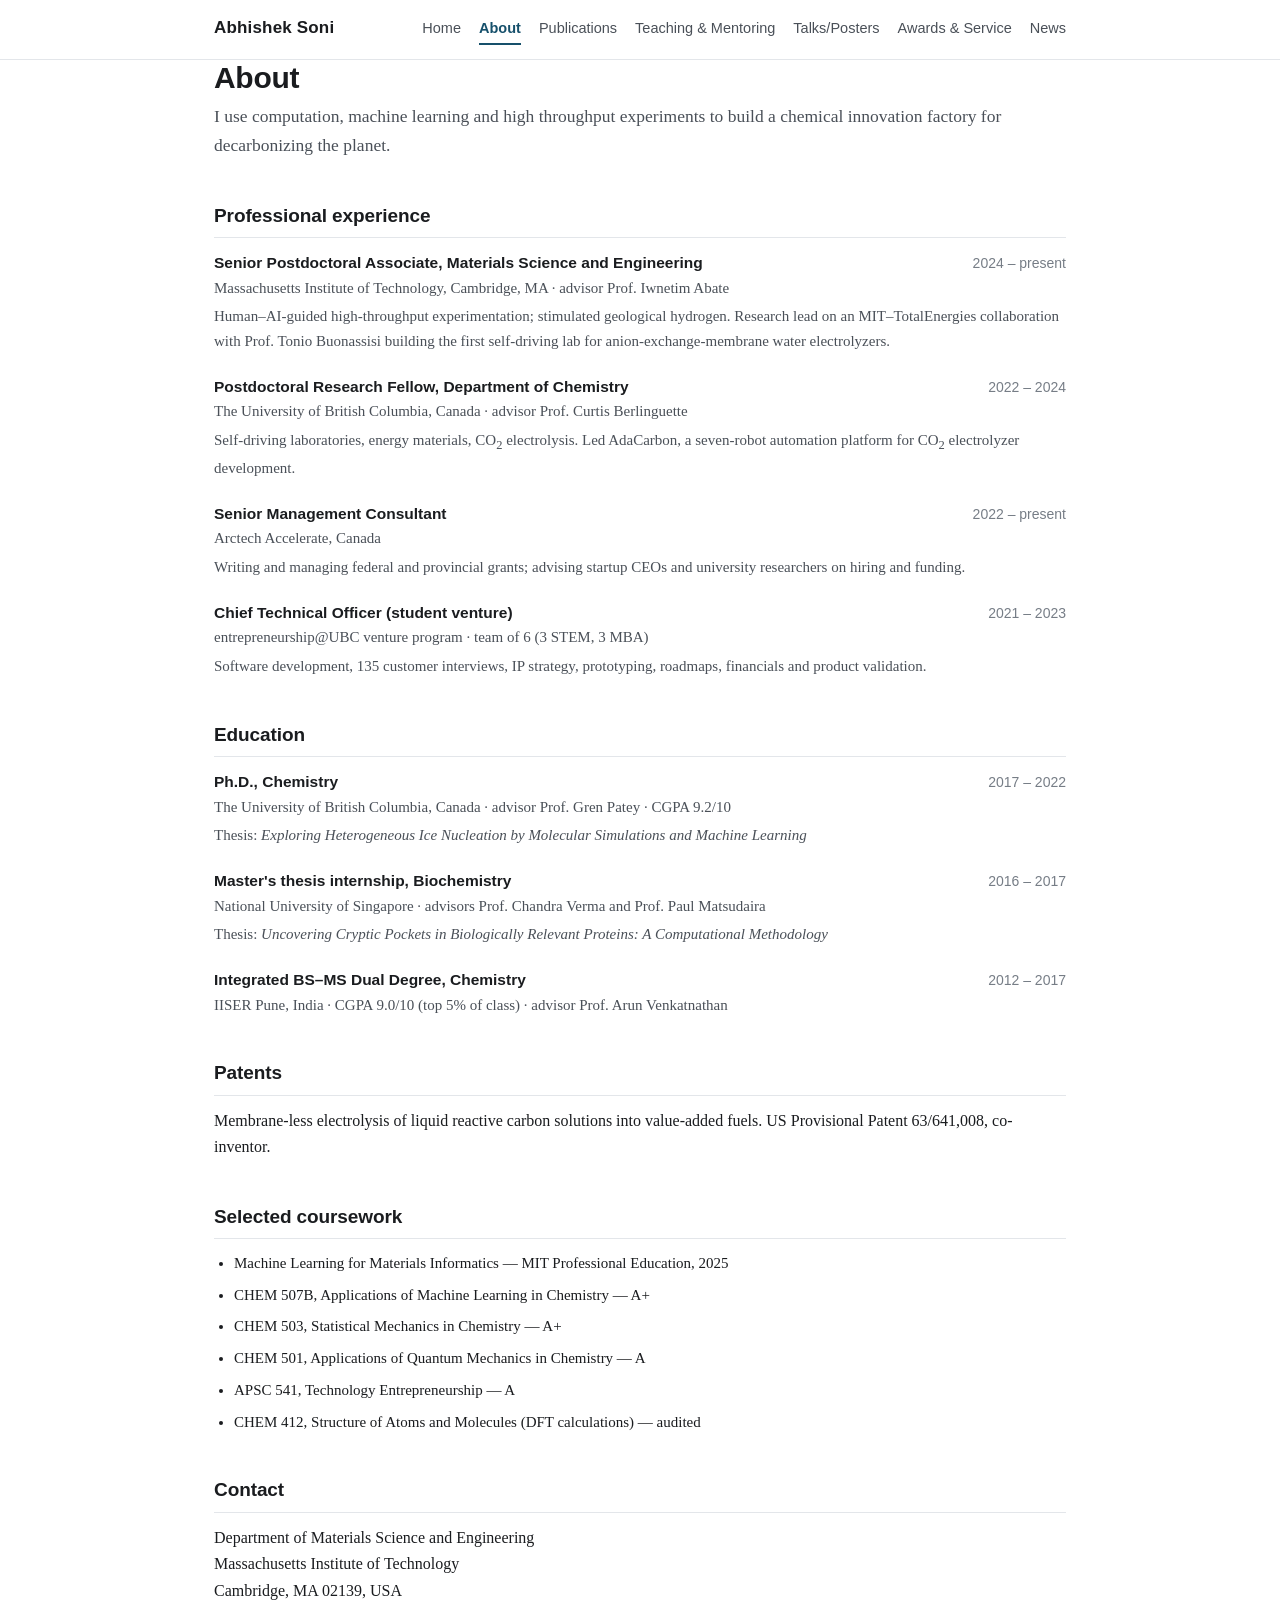
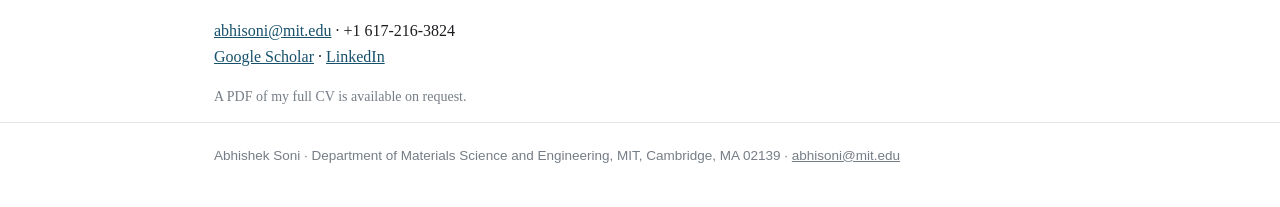
<file: about.html>
<!DOCTYPE html>
<html lang="en">
<head>
<meta charset="utf-8">
<meta name="viewport" content="width=device-width, initial-scale=1">
<title>About · Abhishek Soni</title>
<link rel="stylesheet" href="style.css">
</head>
<body>

<header class="site">
  <div class="bar">
    <a class="brand" href="index.html">Abhishek Soni</a>
    <nav class="main">
      <a href="index.html">Home</a>
      <a href="about.html" aria-current="page">About</a>
      <a href="publications.html">Publications</a>
      <a href="teaching.html">Teaching &amp; Mentoring</a>
      <a href="talks.html">Talks/Posters</a>
      <a href="awards.html">Awards &amp; Service</a>
      <a href="news.html">News</a>
    </nav>
  </div>
</header>

<main class="wrap">

  <h1>About</h1>
  <p class="lede">I use computation, machine learning and high throughput experiments to build a chemical innovation factory for decarbonizing the planet.</p>

  <h2>Professional experience</h2>

  <div class="entry">
    <div class="role"><span>Senior Postdoctoral Associate, Materials Science and Engineering</span><span class="when">2024 – present</span></div>
    <div class="where">Massachusetts Institute of Technology, Cambridge, MA · advisor Prof. Iwnetim Abate</div>
    <p class="detail">Human–AI-guided high-throughput experimentation; stimulated geological hydrogen. Research lead on an MIT–TotalEnergies collaboration with Prof. Tonio Buonassisi building the first self-driving lab for anion-exchange-membrane water electrolyzers.</p>
  </div>

  <div class="entry">
    <div class="role"><span>Postdoctoral Research Fellow, Department of Chemistry</span><span class="when">2022 – 2024</span></div>
    <div class="where">The University of British Columbia, Canada · advisor Prof. Curtis Berlinguette</div>
    <p class="detail">Self-driving laboratories, energy materials, CO<sub>2</sub> electrolysis. Led AdaCarbon, a seven-robot automation platform for CO<sub>2</sub> electrolyzer development.</p>
  </div>

  <div class="entry">
    <div class="role"><span>Senior Management Consultant</span><span class="when">2022 – present</span></div>
    <div class="where">Arctech Accelerate, Canada</div>
    <p class="detail">Writing and managing federal and provincial grants; advising startup CEOs and university researchers on hiring and funding.</p>
  </div>

  <div class="entry">
    <div class="role"><span>Chief Technical Officer (student venture)</span><span class="when">2021 – 2023</span></div>
    <div class="where">entrepreneurship@UBC venture program · team of 6 (3 STEM, 3 MBA)</div>
    <p class="detail">Software development, 135 customer interviews, IP strategy, prototyping, roadmaps, financials and product validation.</p>
  </div>

  <h2>Education</h2>

  <div class="entry">
    <div class="role"><span>Ph.D., Chemistry</span><span class="when">2017 – 2022</span></div>
    <div class="where">The University of British Columbia, Canada · advisor Prof. Gren Patey · CGPA 9.2/10</div>
    <p class="detail">Thesis: <em>Exploring Heterogeneous Ice Nucleation by Molecular Simulations and Machine Learning</em></p>
  </div>

  <div class="entry">
    <div class="role"><span>Master's thesis internship, Biochemistry</span><span class="when">2016 – 2017</span></div>
    <div class="where">National University of Singapore · advisors Prof. Chandra Verma and Prof. Paul Matsudaira</div>
    <p class="detail">Thesis: <em>Uncovering Cryptic Pockets in Biologically Relevant Proteins: A Computational Methodology</em></p>
  </div>

  <div class="entry">
    <div class="role"><span>Integrated BS–MS Dual Degree, Chemistry</span><span class="when">2012 – 2017</span></div>
    <div class="where">IISER Pune, India · CGPA 9.0/10 (top 5% of class) · advisor Prof. Arun Venkatnathan</div>
  </div>

  <h2>Patents</h2>
  <p>Membrane-less electrolysis of liquid reactive carbon solutions into value-added fuels. US Provisional Patent 63/641,008, co-inventor.</p>

  <h2>Selected coursework</h2>
  <ul class="plain">
    <li>Machine Learning for Materials Informatics — MIT Professional Education, 2025</li>
    <li>CHEM 507B, Applications of Machine Learning in Chemistry — A+</li>
    <li>CHEM 503, Statistical Mechanics in Chemistry — A+</li>
    <li>CHEM 501, Applications of Quantum Mechanics in Chemistry — A</li>
    <li>APSC 541, Technology Entrepreneurship — A</li>
    <li>CHEM 412, Structure of Atoms and Molecules (DFT calculations) — audited</li>
  </ul>

  <h2>Contact</h2>
  <p>
    Department of Materials Science and Engineering<br>
    Massachusetts Institute of Technology<br>
    Cambridge, MA 02139, USA
  </p>
  <p>
    <a href="mailto:abhisoni@mit.edu">abhisoni@mit.edu</a> · +1 617-216-3824<br>
    <a href="https://scholar.google.com/citations?user=KYDIUlgAAAAJ&amp;hl=en" target="_blank" rel="noopener">Google Scholar</a> ·
    <!-- Paste your LinkedIn URL below -->
    <a href="https://www.linkedin.com/in/" target="_blank" rel="noopener">LinkedIn</a>
  </p>
  <p class="small">A PDF of my full CV is available on request.</p>
  <!-- To link the CV instead: copy Soni_CV.pdf into this folder and replace the line above with
       <p class="small"><a href="Soni_CV.pdf">Download my CV (PDF)</a></p> -->


</main>

<footer class="site">
  <div class="wrap">
    Abhishek Soni · Department of Materials Science and Engineering, MIT, Cambridge, MA 02139 · <a href="mailto:abhisoni@mit.edu">abhisoni@mit.edu</a>
  </div>
</footer>

</body>
</html>
</file>
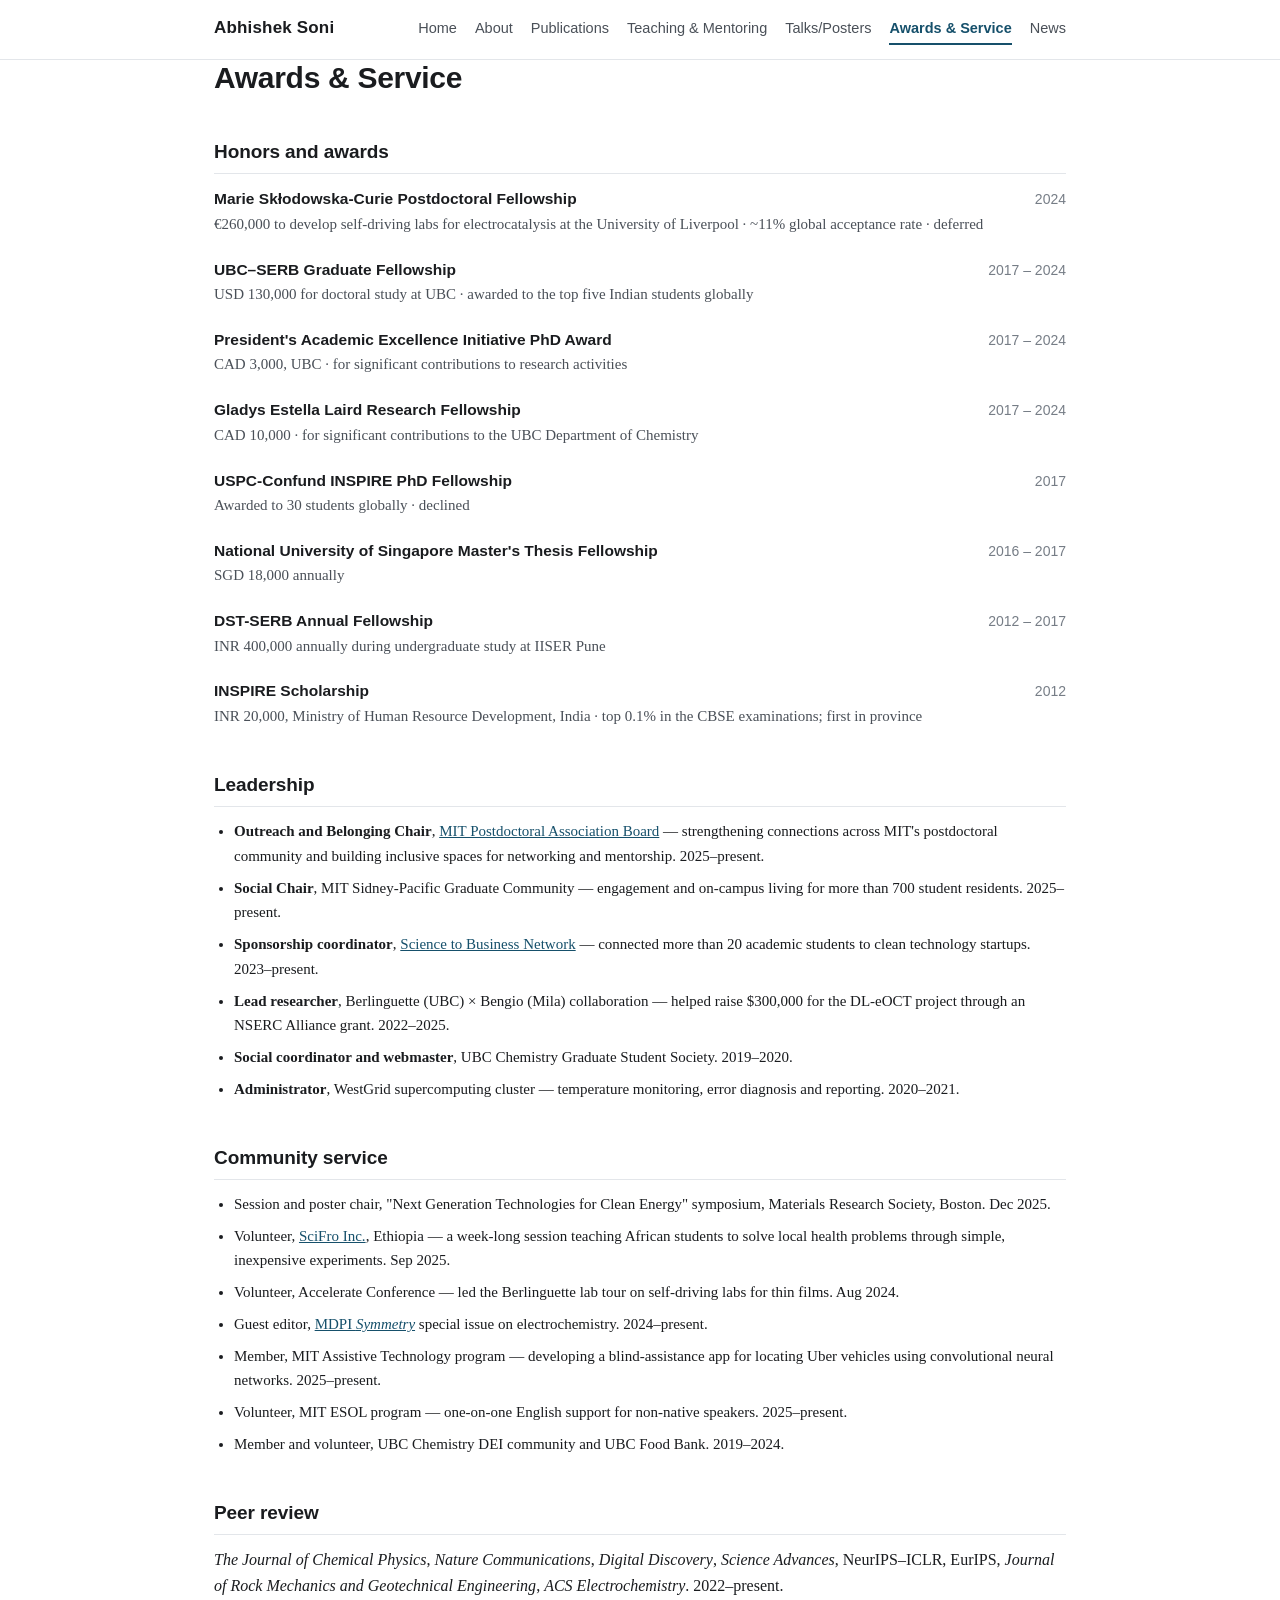
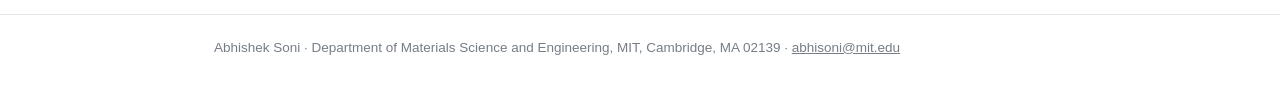
<file: awards.html>
<!DOCTYPE html>
<html lang="en">
<head>
<meta charset="utf-8">
<meta name="viewport" content="width=device-width, initial-scale=1">
<title>Awards &amp; Service · Abhishek Soni</title>
<link rel="stylesheet" href="style.css">
</head>
<body>

<header class="site">
  <div class="bar">
    <a class="brand" href="index.html">Abhishek Soni</a>
    <nav class="main">
      <a href="index.html">Home</a>
      <a href="about.html">About</a>
      <a href="publications.html">Publications</a>
      <a href="teaching.html">Teaching &amp; Mentoring</a>
      <a href="talks.html">Talks/Posters</a>
      <a href="awards.html" aria-current="page">Awards &amp; Service</a>
      <a href="news.html">News</a>
    </nav>
  </div>
</header>

<main class="wrap">

  <h1>Awards &amp; Service</h1>

  <h2>Honors and awards</h2>

  <div class="entry">
    <div class="role"><span>Marie Skłodowska-Curie Postdoctoral Fellowship</span><span class="when">2024</span></div>
    <div class="where">€260,000 to develop self-driving labs for electrocatalysis at the University of Liverpool · ~11% global acceptance rate · deferred</div>
  </div>

  <div class="entry">
    <div class="role"><span>UBC–SERB Graduate Fellowship</span><span class="when">2017 – 2024</span></div>
    <div class="where">USD 130,000 for doctoral study at UBC · awarded to the top five Indian students globally</div>
  </div>

  <div class="entry">
    <div class="role"><span>President's Academic Excellence Initiative PhD Award</span><span class="when">2017 – 2024</span></div>
    <div class="where">CAD 3,000, UBC · for significant contributions to research activities</div>
  </div>

  <div class="entry">
    <div class="role"><span>Gladys Estella Laird Research Fellowship</span><span class="when">2017 – 2024</span></div>
    <div class="where">CAD 10,000 · for significant contributions to the UBC Department of Chemistry</div>
  </div>

  <div class="entry">
    <div class="role"><span>USPC-Confund INSPIRE PhD Fellowship</span><span class="when">2017</span></div>
    <div class="where">Awarded to 30 students globally · declined</div>
  </div>

  <div class="entry">
    <div class="role"><span>National University of Singapore Master's Thesis Fellowship</span><span class="when">2016 – 2017</span></div>
    <div class="where">SGD 18,000 annually</div>
  </div>

  <div class="entry">
    <div class="role"><span>DST-SERB Annual Fellowship</span><span class="when">2012 – 2017</span></div>
    <div class="where">INR 400,000 annually during undergraduate study at IISER Pune</div>
  </div>

  <div class="entry">
    <div class="role"><span>INSPIRE Scholarship</span><span class="when">2012</span></div>
    <div class="where">INR 20,000, Ministry of Human Resource Development, India · top 0.1% in the CBSE examinations; first in province</div>
  </div>

  <h2>Leadership</h2>
  <ul class="plain">
    <li><strong>Outreach and Belonging Chair</strong>, <a href="https://pda.mit.edu/executive-board-2025-2026/" target="_blank" rel="noopener">MIT Postdoctoral Association Board</a> — strengthening connections across MIT's postdoctoral community and building inclusive spaces for networking and mentorship. 2025–present.</li>
    <li><strong>Social Chair</strong>, MIT Sidney-Pacific Graduate Community — engagement and on-campus living for more than 700 student residents. 2025–present.</li>
    <li><strong>Sponsorship coordinator</strong>, <a href="https://www.s2bn.org/vancouver-victoria-chapter" target="_blank" rel="noopener">Science to Business Network</a> — connected more than 20 academic students to clean technology startups. 2023–present.</li>
    <li><strong>Lead researcher</strong>, Berlinguette (UBC) × Bengio (Mila) collaboration — helped raise $300,000 for the DL-eOCT project through an NSERC Alliance grant. 2022–2025.</li>
    <li><strong>Social coordinator and webmaster</strong>, UBC Chemistry Graduate Student Society. 2019–2020.</li>
    <li><strong>Administrator</strong>, WestGrid supercomputing cluster — temperature monitoring, error diagnosis and reporting. 2020–2021.</li>
  </ul>

  <h2>Community service</h2>
  <ul class="plain">
    <li>Session and poster chair, "Next Generation Technologies for Clean Energy" symposium, Materials Research Society, Boston. Dec 2025.</li>
    <li>Volunteer, <a href="http://www.scifro.org/" target="_blank" rel="noopener">SciFro Inc.</a>, Ethiopia — a week-long session teaching African students to solve local health problems through simple, inexpensive experiments. Sep 2025.</li>
    <li>Volunteer, Accelerate Conference — led the Berlinguette lab tour on self-driving labs for thin films. Aug 2024.</li>
    <li>Guest editor, <a href="https://www.mdpi.com/journal/symmetry/special_issues/12B9D533QD" target="_blank" rel="noopener">MDPI <em>Symmetry</em></a> special issue on electrochemistry. 2024–present.</li>
    <li>Member, MIT Assistive Technology program — developing a blind-assistance app for locating Uber vehicles using convolutional neural networks. 2025–present.</li>
    <li>Volunteer, MIT ESOL program — one-on-one English support for non-native speakers. 2025–present.</li>
    <li>Member and volunteer, UBC Chemistry DEI community and UBC Food Bank. 2019–2024.</li>
  </ul>

  <h2>Peer review</h2>
  <p><em>The Journal of Chemical Physics</em>, <em>Nature Communications</em>, <em>Digital Discovery</em>, <em>Science Advances</em>, NeurIPS–ICLR, EurIPS, <em>Journal of Rock Mechanics and Geotechnical Engineering</em>, <em>ACS Electrochemistry</em>. 2022–present.</p>

</main>

<footer class="site">
  <div class="wrap">
    Abhishek Soni · Department of Materials Science and Engineering, MIT, Cambridge, MA 02139 · <a href="mailto:abhisoni@mit.edu">abhisoni@mit.edu</a>
  </div>
</footer>

</body>
</html>
</file>
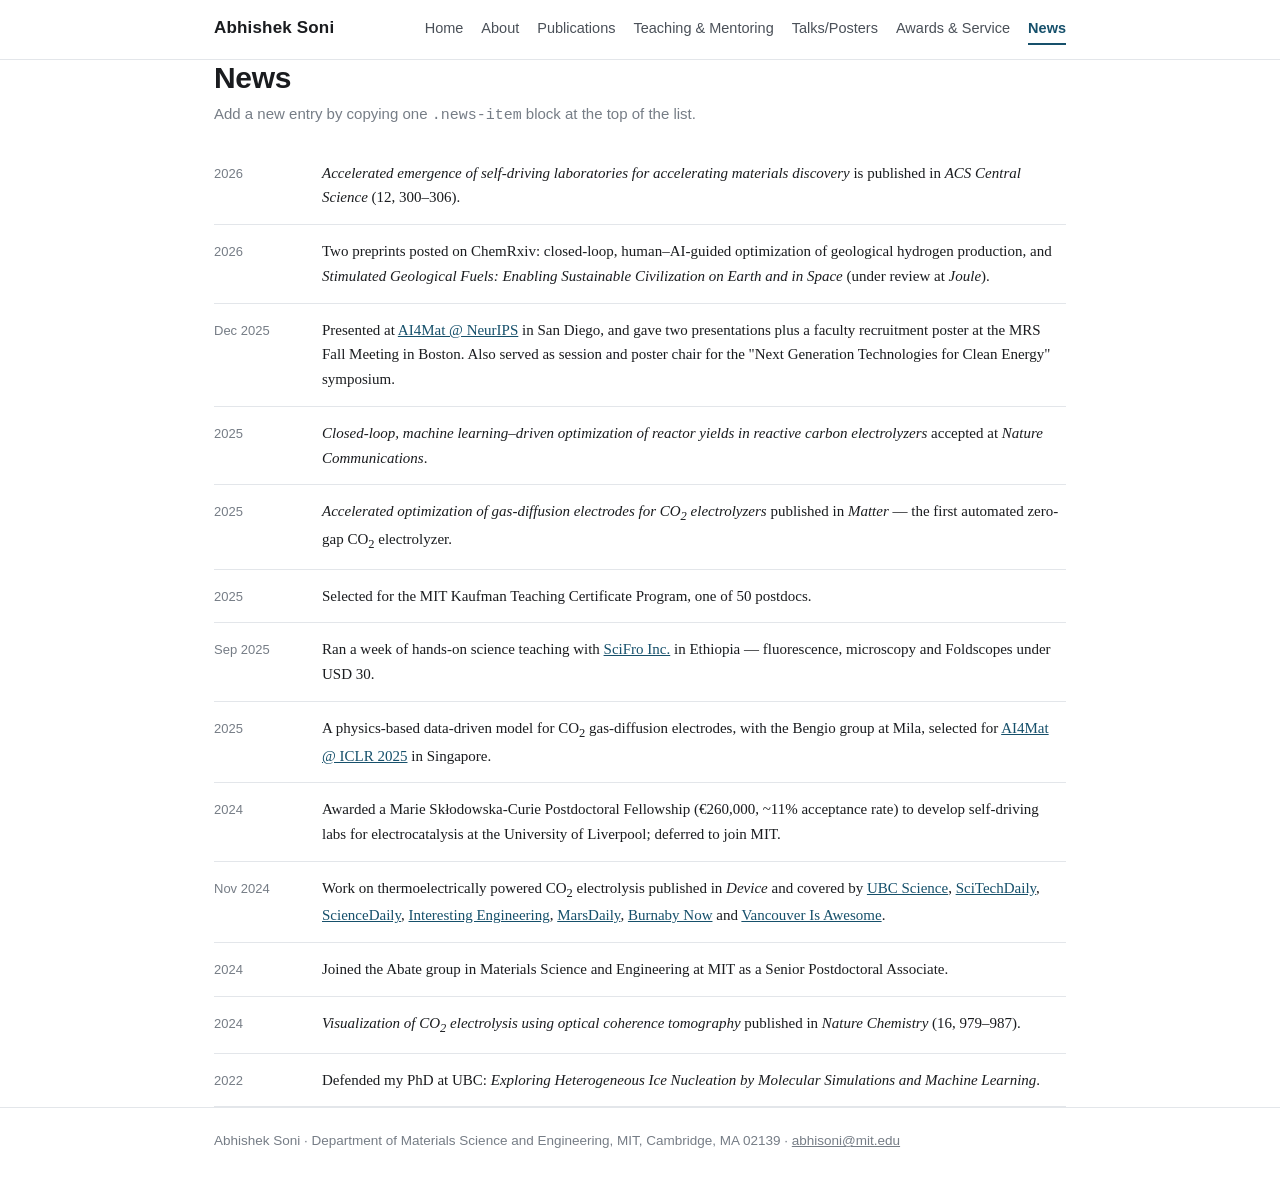
<file: news.html>
<!DOCTYPE html>
<html lang="en">
<head>
<meta charset="utf-8">
<meta name="viewport" content="width=device-width, initial-scale=1">
<title>News · Abhishek Soni</title>
<link rel="stylesheet" href="style.css">
</head>
<body>

<header class="site">
  <div class="bar">
    <a class="brand" href="index.html">Abhishek Soni</a>
    <nav class="main">
      <a href="index.html">Home</a>
      <a href="about.html">About</a>
      <a href="publications.html">Publications</a>
      <a href="teaching.html">Teaching &amp; Mentoring</a>
      <a href="talks.html">Talks/Posters</a>
      <a href="awards.html">Awards &amp; Service</a>
      <a href="news.html" aria-current="page">News</a>
    </nav>
  </div>
</header>

<main class="wrap">

  <h1>News</h1>
  <p class="sub">Add a new entry by copying one <code>.news-item</code> block at the top of the list.</p>

  <div class="news-item">
    <div class="date">2026</div>
    <p><em>Accelerated emergence of self-driving laboratories for accelerating materials discovery</em> is published in <em>ACS Central Science</em> (12, 300–306).</p>
  </div>

  <div class="news-item">
    <div class="date">2026</div>
    <p>Two preprints posted on ChemRxiv: closed-loop, human–AI-guided optimization of geological hydrogen production, and <em>Stimulated Geological Fuels: Enabling Sustainable Civilization on Earth and in Space</em> (under review at <em>Joule</em>).</p>
  </div>

  <div class="news-item">
    <div class="date">Dec 2025</div>
    <p>Presented at <a href="https://openreview.net/forum?id=InZczCC8X1" target="_blank" rel="noopener">AI4Mat @ NeurIPS</a> in San Diego, and gave two presentations plus a faculty recruitment poster at the MRS Fall Meeting in Boston. Also served as session and poster chair for the "Next Generation Technologies for Clean Energy" symposium.</p>
  </div>

  <div class="news-item">
    <div class="date">2025</div>
    <p><em>Closed-loop, machine learning–driven optimization of reactor yields in reactive carbon electrolyzers</em> accepted at <em>Nature Communications</em>.</p>
  </div>

  <div class="news-item">
    <div class="date">2025</div>
    <p><em>Accelerated optimization of gas-diffusion electrodes for CO<sub>2</sub> electrolyzers</em> published in <em>Matter</em> — the first automated zero-gap CO<sub>2</sub> electrolyzer.</p>
  </div>

  <div class="news-item">
    <div class="date">2025</div>
    <p>Selected for the MIT Kaufman Teaching Certificate Program, one of 50 postdocs.</p>
  </div>

  <div class="news-item">
    <div class="date">Sep 2025</div>
    <p>Ran a week of hands-on science teaching with <a href="http://www.scifro.org/" target="_blank" rel="noopener">SciFro Inc.</a> in Ethiopia — fluorescence, microscopy and Foldscopes under USD 30.</p>
  </div>

  <div class="news-item">
    <div class="date">2025</div>
    <p>A physics-based data-driven model for CO<sub>2</sub> gas-diffusion electrodes, with the Bengio group at Mila, selected for <a href="https://arxiv.org/html/2502.06323v1" target="_blank" rel="noopener">AI4Mat @ ICLR 2025</a> in Singapore.</p>
  </div>

  <div class="news-item">
    <div class="date">2024</div>
    <p>Awarded a Marie Skłodowska-Curie Postdoctoral Fellowship (€260,000, ~11% acceptance rate) to develop self-driving labs for electrocatalysis at the University of Liverpool; deferred to join MIT.</p>
  </div>

  <div class="news-item">
    <div class="date">Nov 2024</div>
    <p>Work on thermoelectrically powered CO<sub>2</sub> electrolysis published in <em>Device</em> and covered by
      <a href="https://science.ubc.ca/news/november-11-2024/shelf-thermoelectric-generators-can-upgrade-co2-chemicals-combination-could" target="_blank" rel="noopener">UBC Science</a>,
      <a href="https://scitechdaily.com/colonizing-mars-the-simple-device-that-could-turn-co2-into-vital-fuel/" target="_blank" rel="noopener">SciTechDaily</a>,
      <a href="https://www.sciencedaily.com/releases/2024/11/241107115225.htm" target="_blank" rel="noopener">ScienceDaily</a>,
      <a href="https://interestingengineering.com/innovation/thermoelectric-generators-may-power-co2-conversion" target="_blank" rel="noopener">Interesting Engineering</a>,
      <a href="https://www.marsdaily.com/reports/Off_the_shelf_thermoelectric_generators_could_enable_CO2_conversion_for_Mars_colonization_999.html" target="_blank" rel="noopener">MarsDaily</a>,
      <a href="https://www.burnabynow.com/highlights/bc-scientists-build-reactor-that-could-make-rocket-fuel-on-mars-9779168" target="_blank" rel="noopener">Burnaby Now</a> and
      <a href="https://www.vancouverisawesome.com/highlights/bc-scientists-build-reactor-that-could-make-rocket-fuel-on-mars-9779168" target="_blank" rel="noopener">Vancouver Is Awesome</a>.</p>
  </div>

  <div class="news-item">
    <div class="date">2024</div>
    <p>Joined the Abate group in Materials Science and Engineering at MIT as a Senior Postdoctoral Associate.</p>
  </div>

  <div class="news-item">
    <div class="date">2024</div>
    <p><em>Visualization of CO<sub>2</sub> electrolysis using optical coherence tomography</em> published in <em>Nature Chemistry</em> (16, 979–987).</p>
  </div>

  <div class="news-item">
    <div class="date">2022</div>
    <p>Defended my PhD at UBC: <em>Exploring Heterogeneous Ice Nucleation by Molecular Simulations and Machine Learning</em>.</p>
  </div>

</main>

<footer class="site">
  <div class="wrap">
    Abhishek Soni · Department of Materials Science and Engineering, MIT, Cambridge, MA 02139 · <a href="mailto:abhisoni@mit.edu">abhisoni@mit.edu</a>
  </div>
</footer>

</body>
</html>
</file>
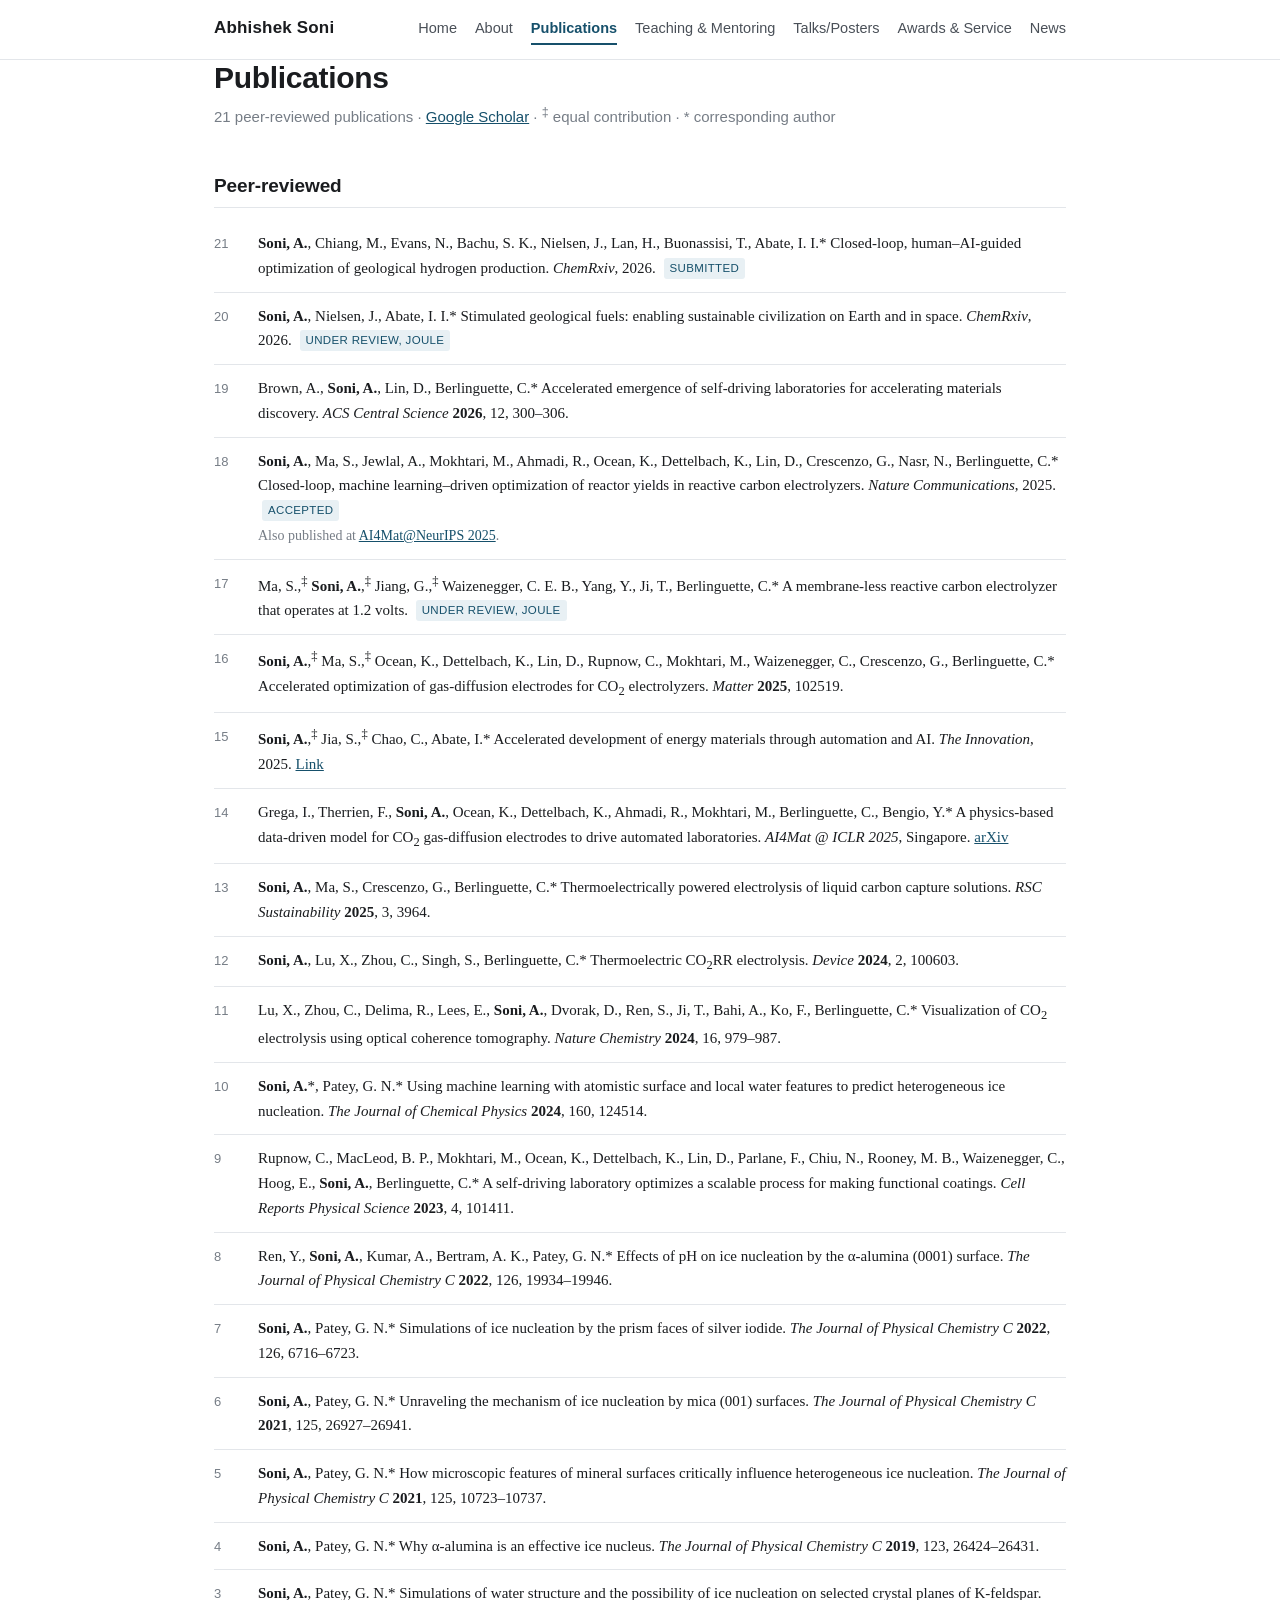
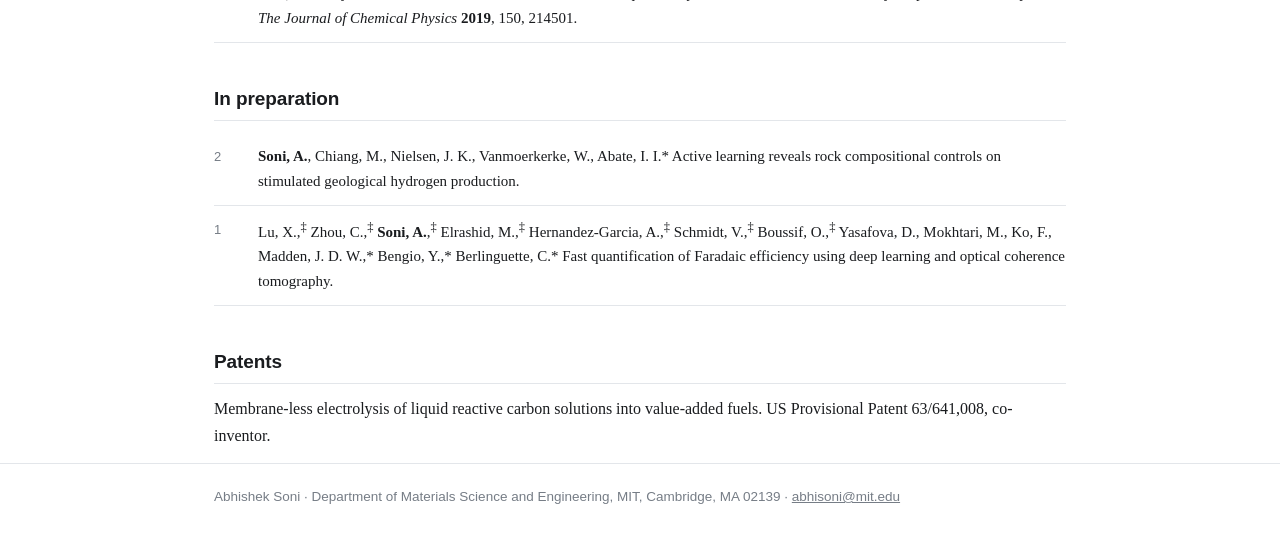
<file: publications.html>
<!DOCTYPE html>
<html lang="en">
<head>
<meta charset="utf-8">
<meta name="viewport" content="width=device-width, initial-scale=1">
<title>Publications · Abhishek Soni</title>
<link rel="stylesheet" href="style.css">
</head>
<body>

<header class="site">
  <div class="bar">
    <a class="brand" href="index.html">Abhishek Soni</a>
    <nav class="main">
      <a href="index.html">Home</a>
      <a href="about.html">About</a>
      <a href="publications.html" aria-current="page">Publications</a>
      <a href="teaching.html">Teaching &amp; Mentoring</a>
      <a href="talks.html">Talks/Posters</a>
      <a href="awards.html">Awards &amp; Service</a>
      <a href="news.html">News</a>
    </nav>
  </div>
</header>

<main class="wrap">

  <h1>Publications</h1>
  <p class="sub">21 peer-reviewed publications · <a href="https://scholar.google.com/citations?user=KYDIUlgAAAAJ&amp;hl=en" target="_blank" rel="noopener">Google Scholar</a> · <sup>‡</sup> equal contribution · * corresponding author</p>

  <h2>Peer-reviewed</h2>

  <ol class="pubs">

    <li><span class="n">21</span><span>
      <span class="me">Soni, A.</span>, Chiang, M., Evans, N., Bachu, S. K., Nielsen, J., Lan, H., Buonassisi, T., Abate, I. I.* Closed-loop, human–AI-guided optimization of geological hydrogen production. <span class="venue">ChemRxiv</span>, 2026. <span class="tag">Submitted</span>
    </span></li>

    <li><span class="n">20</span><span>
      <span class="me">Soni, A.</span>, Nielsen, J., Abate, I. I.* Stimulated geological fuels: enabling sustainable civilization on Earth and in space. <span class="venue">ChemRxiv</span>, 2026. <span class="tag">Under review, Joule</span>
    </span></li>

    <li><span class="n">19</span><span>
      Brown, A., <span class="me">Soni, A.</span>, Lin, D., Berlinguette, C.* Accelerated emergence of self-driving laboratories for accelerating materials discovery. <span class="venue">ACS Central Science</span> <strong>2026</strong>, 12, 300–306.
    </span></li>

    <li><span class="n">18</span><span>
      <span class="me">Soni, A.</span>, Ma, S., Jewlal, A., Mokhtari, M., Ahmadi, R., Ocean, K., Dettelbach, K., Lin, D., Crescenzo, G., Nasr, N., Berlinguette, C.* Closed-loop, machine learning–driven optimization of reactor yields in reactive carbon electrolyzers. <span class="venue">Nature Communications</span>, 2025. <span class="tag">Accepted</span><br>
      <span class="small">Also published at <a href="https://openreview.net/forum?id=InZczCC8X1" target="_blank" rel="noopener">AI4Mat@NeurIPS 2025</a>.</span>
    </span></li>

    <li><span class="n">17</span><span>
      Ma, S.,<sup>‡</sup> <span class="me">Soni, A.</span>,<sup>‡</sup> Jiang, G.,<sup>‡</sup> Waizenegger, C. E. B., Yang, Y., Ji, T., Berlinguette, C.* A membrane-less reactive carbon electrolyzer that operates at 1.2 volts. <span class="tag">Under review, Joule</span>
    </span></li>

    <li><span class="n">16</span><span>
      <span class="me">Soni, A.</span>,<sup>‡</sup> Ma, S.,<sup>‡</sup> Ocean, K., Dettelbach, K., Lin, D., Rupnow, C., Mokhtari, M., Waizenegger, C., Crescenzo, G., Berlinguette, C.* Accelerated optimization of gas-diffusion electrodes for CO<sub>2</sub> electrolyzers. <span class="venue">Matter</span> <strong>2025</strong>, 102519.
    </span></li>

    <li><span class="n">15</span><span>
      <span class="me">Soni, A.</span>,<sup>‡</sup> Jia, S.,<sup>‡</sup> Chao, C., Abate, I.* Accelerated development of energy materials through automation and AI. <span class="venue">The Innovation</span>, 2025. <a href="https://www.sciencedirect.com/science/article/pii/S2666675826002560" target="_blank" rel="noopener">Link</a>
    </span></li>

    <li><span class="n">14</span><span>
      Grega, I., Therrien, F., <span class="me">Soni, A.</span>, Ocean, K., Dettelbach, K., Ahmadi, R., Mokhtari, M., Berlinguette, C., Bengio, Y.* A physics-based data-driven model for CO<sub>2</sub> gas-diffusion electrodes to drive automated laboratories. <span class="venue">AI4Mat @ ICLR 2025</span>, Singapore. <a href="https://arxiv.org/html/2502.06323v1" target="_blank" rel="noopener">arXiv</a>
    </span></li>

    <li><span class="n">13</span><span>
      <span class="me">Soni, A.</span>, Ma, S., Crescenzo, G., Berlinguette, C.* Thermoelectrically powered electrolysis of liquid carbon capture solutions. <span class="venue">RSC Sustainability</span> <strong>2025</strong>, 3, 3964.
    </span></li>

    <li><span class="n">12</span><span>
      <span class="me">Soni, A.</span>, Lu, X., Zhou, C., Singh, S., Berlinguette, C.* Thermoelectric CO<sub>2</sub>RR electrolysis. <span class="venue">Device</span> <strong>2024</strong>, 2, 100603.
    </span></li>

    <li><span class="n">11</span><span>
      Lu, X., Zhou, C., Delima, R., Lees, E., <span class="me">Soni, A.</span>, Dvorak, D., Ren, S., Ji, T., Bahi, A., Ko, F., Berlinguette, C.* Visualization of CO<sub>2</sub> electrolysis using optical coherence tomography. <span class="venue">Nature Chemistry</span> <strong>2024</strong>, 16, 979–987.
    </span></li>

    <li><span class="n">10</span><span>
      <span class="me">Soni, A.</span>*, Patey, G. N.* Using machine learning with atomistic surface and local water features to predict heterogeneous ice nucleation. <span class="venue">The Journal of Chemical Physics</span> <strong>2024</strong>, 160, 124514.
    </span></li>

    <li><span class="n">9</span><span>
      Rupnow, C., MacLeod, B. P., Mokhtari, M., Ocean, K., Dettelbach, K., Lin, D., Parlane, F., Chiu, N., Rooney, M. B., Waizenegger, C., Hoog, E., <span class="me">Soni, A.</span>, Berlinguette, C.* A self-driving laboratory optimizes a scalable process for making functional coatings. <span class="venue">Cell Reports Physical Science</span> <strong>2023</strong>, 4, 101411.
    </span></li>

    <li><span class="n">8</span><span>
      Ren, Y., <span class="me">Soni, A.</span>, Kumar, A., Bertram, A. K., Patey, G. N.* Effects of pH on ice nucleation by the α-alumina (0001) surface. <span class="venue">The Journal of Physical Chemistry C</span> <strong>2022</strong>, 126, 19934–19946.
    </span></li>

    <li><span class="n">7</span><span>
      <span class="me">Soni, A.</span>, Patey, G. N.* Simulations of ice nucleation by the prism faces of silver iodide. <span class="venue">The Journal of Physical Chemistry C</span> <strong>2022</strong>, 126, 6716–6723.
    </span></li>

    <li><span class="n">6</span><span>
      <span class="me">Soni, A.</span>, Patey, G. N.* Unraveling the mechanism of ice nucleation by mica (001) surfaces. <span class="venue">The Journal of Physical Chemistry C</span> <strong>2021</strong>, 125, 26927–26941.
    </span></li>

    <li><span class="n">5</span><span>
      <span class="me">Soni, A.</span>, Patey, G. N.* How microscopic features of mineral surfaces critically influence heterogeneous ice nucleation. <span class="venue">The Journal of Physical Chemistry C</span> <strong>2021</strong>, 125, 10723–10737.
    </span></li>

    <li><span class="n">4</span><span>
      <span class="me">Soni, A.</span>, Patey, G. N.* Why α-alumina is an effective ice nucleus. <span class="venue">The Journal of Physical Chemistry C</span> <strong>2019</strong>, 123, 26424–26431.
    </span></li>

    <li><span class="n">3</span><span>
      <span class="me">Soni, A.</span>, Patey, G. N.* Simulations of water structure and the possibility of ice nucleation on selected crystal planes of K-feldspar. <span class="venue">The Journal of Chemical Physics</span> <strong>2019</strong>, 150, 214501.
    </span></li>

  </ol>

  <h2>In preparation</h2>

  <ol class="pubs">
    <li><span class="n">2</span><span>
      <span class="me">Soni, A.</span>, Chiang, M., Nielsen, J. K., Vanmoerkerke, W., Abate, I. I.* Active learning reveals rock compositional controls on stimulated geological hydrogen production.
    </span></li>
    <li><span class="n">1</span><span>
      Lu, X.,<sup>‡</sup> Zhou, C.,<sup>‡</sup> <span class="me">Soni, A.</span>,<sup>‡</sup> Elrashid, M.,<sup>‡</sup> Hernandez-Garcia, A.,<sup>‡</sup> Schmidt, V.,<sup>‡</sup> Boussif, O.,<sup>‡</sup> Yasafova, D., Mokhtari, M., Ko, F., Madden, J. D. W.,* Bengio, Y.,* Berlinguette, C.* Fast quantification of Faradaic efficiency using deep learning and optical coherence tomography.
    </span></li>
  </ol>

  <h2>Patents</h2>
  <p>Membrane-less electrolysis of liquid reactive carbon solutions into value-added fuels. US Provisional Patent 63/641,008, co-inventor.</p>

</main>

<footer class="site">
  <div class="wrap">
    Abhishek Soni · Department of Materials Science and Engineering, MIT, Cambridge, MA 02139 · <a href="mailto:abhisoni@mit.edu">abhisoni@mit.edu</a>
  </div>
</footer>

</body>
</html>
</file>
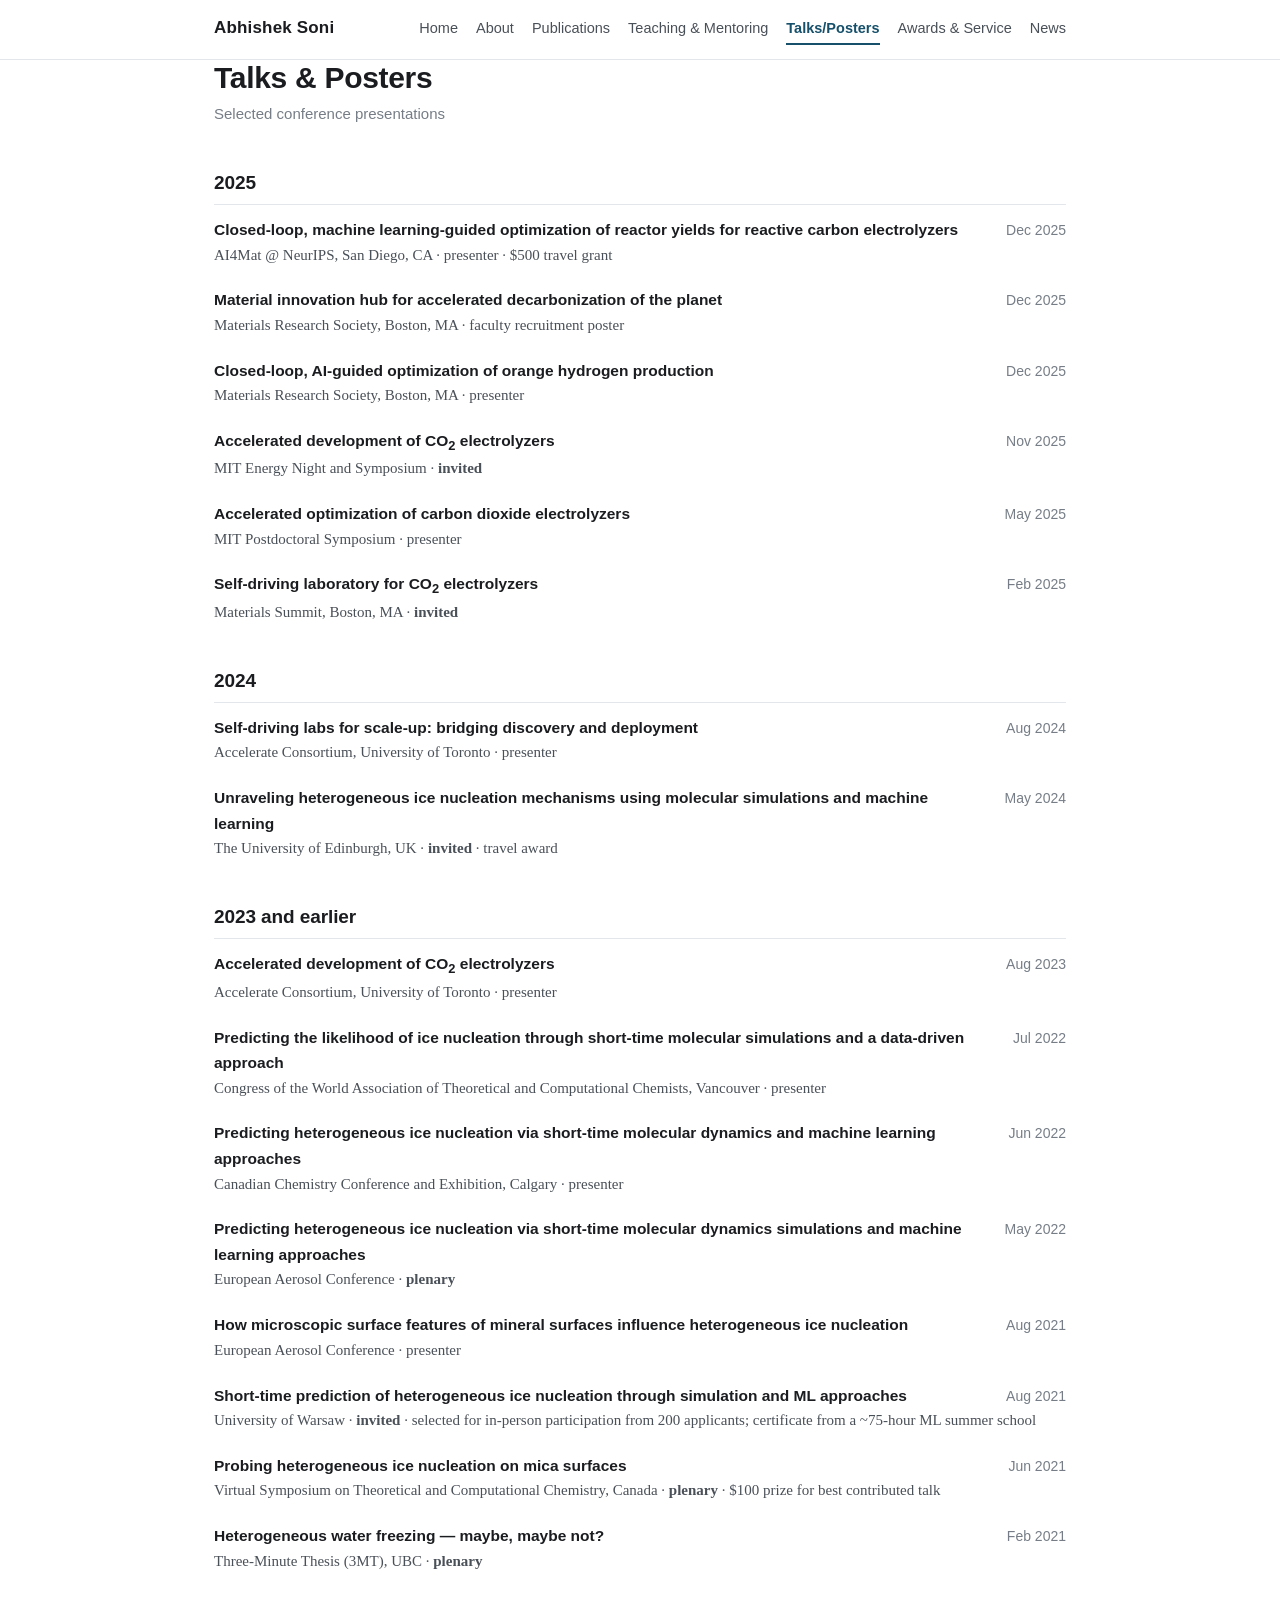
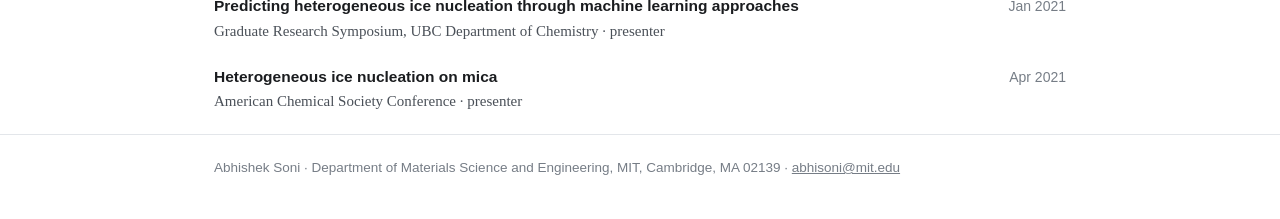
<file: talks.html>
<!DOCTYPE html>
<html lang="en">
<head>
<meta charset="utf-8">
<meta name="viewport" content="width=device-width, initial-scale=1">
<title>Talks/Posters · Abhishek Soni</title>
<link rel="stylesheet" href="style.css">
</head>
<body>

<header class="site">
  <div class="bar">
    <a class="brand" href="index.html">Abhishek Soni</a>
    <nav class="main">
      <a href="index.html">Home</a>
      <a href="about.html">About</a>
      <a href="publications.html">Publications</a>
      <a href="teaching.html">Teaching &amp; Mentoring</a>
      <a href="talks.html" aria-current="page">Talks/Posters</a>
      <a href="awards.html">Awards &amp; Service</a>
      <a href="news.html">News</a>
    </nav>
  </div>
</header>

<main class="wrap">

  <h1>Talks &amp; Posters</h1>
  <p class="sub">Selected conference presentations</p>

  <h2>2025</h2>

  <div class="entry">
    <div class="role"><span>Closed-loop, machine learning-guided optimization of reactor yields for reactive carbon electrolyzers</span><span class="when">Dec 2025</span></div>
    <div class="where">AI4Mat @ NeurIPS, San Diego, CA · presenter · $500 travel grant</div>
  </div>

  <div class="entry">
    <div class="role"><span>Material innovation hub for accelerated decarbonization of the planet</span><span class="when">Dec 2025</span></div>
    <div class="where">Materials Research Society, Boston, MA · faculty recruitment poster</div>
  </div>

  <div class="entry">
    <div class="role"><span>Closed-loop, AI-guided optimization of orange hydrogen production</span><span class="when">Dec 2025</span></div>
    <div class="where">Materials Research Society, Boston, MA · presenter</div>
  </div>

  <div class="entry">
    <div class="role"><span>Accelerated development of CO<sub>2</sub> electrolyzers</span><span class="when">Nov 2025</span></div>
    <div class="where">MIT Energy Night and Symposium · <strong>invited</strong></div>
  </div>

  <div class="entry">
    <div class="role"><span>Accelerated optimization of carbon dioxide electrolyzers</span><span class="when">May 2025</span></div>
    <div class="where">MIT Postdoctoral Symposium · presenter</div>
  </div>

  <div class="entry">
    <div class="role"><span>Self-driving laboratory for CO<sub>2</sub> electrolyzers</span><span class="when">Feb 2025</span></div>
    <div class="where">Materials Summit, Boston, MA · <strong>invited</strong></div>
  </div>

  <h2>2024</h2>

  <div class="entry">
    <div class="role"><span>Self-driving labs for scale-up: bridging discovery and deployment</span><span class="when">Aug 2024</span></div>
    <div class="where">Accelerate Consortium, University of Toronto · presenter</div>
  </div>

  <div class="entry">
    <div class="role"><span>Unraveling heterogeneous ice nucleation mechanisms using molecular simulations and machine learning</span><span class="when">May 2024</span></div>
    <div class="where">The University of Edinburgh, UK · <strong>invited</strong> · travel award</div>
  </div>

  <h2>2023 and earlier</h2>

  <div class="entry">
    <div class="role"><span>Accelerated development of CO<sub>2</sub> electrolyzers</span><span class="when">Aug 2023</span></div>
    <div class="where">Accelerate Consortium, University of Toronto · presenter</div>
  </div>

  <div class="entry">
    <div class="role"><span>Predicting the likelihood of ice nucleation through short-time molecular simulations and a data-driven approach</span><span class="when">Jul 2022</span></div>
    <div class="where">Congress of the World Association of Theoretical and Computational Chemists, Vancouver · presenter</div>
  </div>

  <div class="entry">
    <div class="role"><span>Predicting heterogeneous ice nucleation via short-time molecular dynamics and machine learning approaches</span><span class="when">Jun 2022</span></div>
    <div class="where">Canadian Chemistry Conference and Exhibition, Calgary · presenter</div>
  </div>

  <div class="entry">
    <div class="role"><span>Predicting heterogeneous ice nucleation via short-time molecular dynamics simulations and machine learning approaches</span><span class="when">May 2022</span></div>
    <div class="where">European Aerosol Conference · <strong>plenary</strong></div>
  </div>

  <div class="entry">
    <div class="role"><span>How microscopic surface features of mineral surfaces influence heterogeneous ice nucleation</span><span class="when">Aug 2021</span></div>
    <div class="where">European Aerosol Conference · presenter</div>
  </div>

  <div class="entry">
    <div class="role"><span>Short-time prediction of heterogeneous ice nucleation through simulation and ML approaches</span><span class="when">Aug 2021</span></div>
    <div class="where">University of Warsaw · <strong>invited</strong> · selected for in-person participation from 200 applicants; certificate from a ~75-hour ML summer school</div>
  </div>

  <div class="entry">
    <div class="role"><span>Probing heterogeneous ice nucleation on mica surfaces</span><span class="when">Jun 2021</span></div>
    <div class="where">Virtual Symposium on Theoretical and Computational Chemistry, Canada · <strong>plenary</strong> · $100 prize for best contributed talk</div>
  </div>

  <div class="entry">
    <div class="role"><span>Heterogeneous water freezing — maybe, maybe not?</span><span class="when">Feb 2021</span></div>
    <div class="where">Three-Minute Thesis (3MT), UBC · <strong>plenary</strong></div>
  </div>

  <div class="entry">
    <div class="role"><span>Predicting heterogeneous ice nucleation through machine learning approaches</span><span class="when">Jan 2021</span></div>
    <div class="where">Graduate Research Symposium, UBC Department of Chemistry · presenter</div>
  </div>

  <div class="entry">
    <div class="role"><span>Heterogeneous ice nucleation on mica</span><span class="when">Apr 2021</span></div>
    <div class="where">American Chemical Society Conference · presenter</div>
  </div>

</main>

<footer class="site">
  <div class="wrap">
    Abhishek Soni · Department of Materials Science and Engineering, MIT, Cambridge, MA 02139 · <a href="mailto:abhisoni@mit.edu">abhisoni@mit.edu</a>
  </div>
</footer>

</body>
</html>
</file>
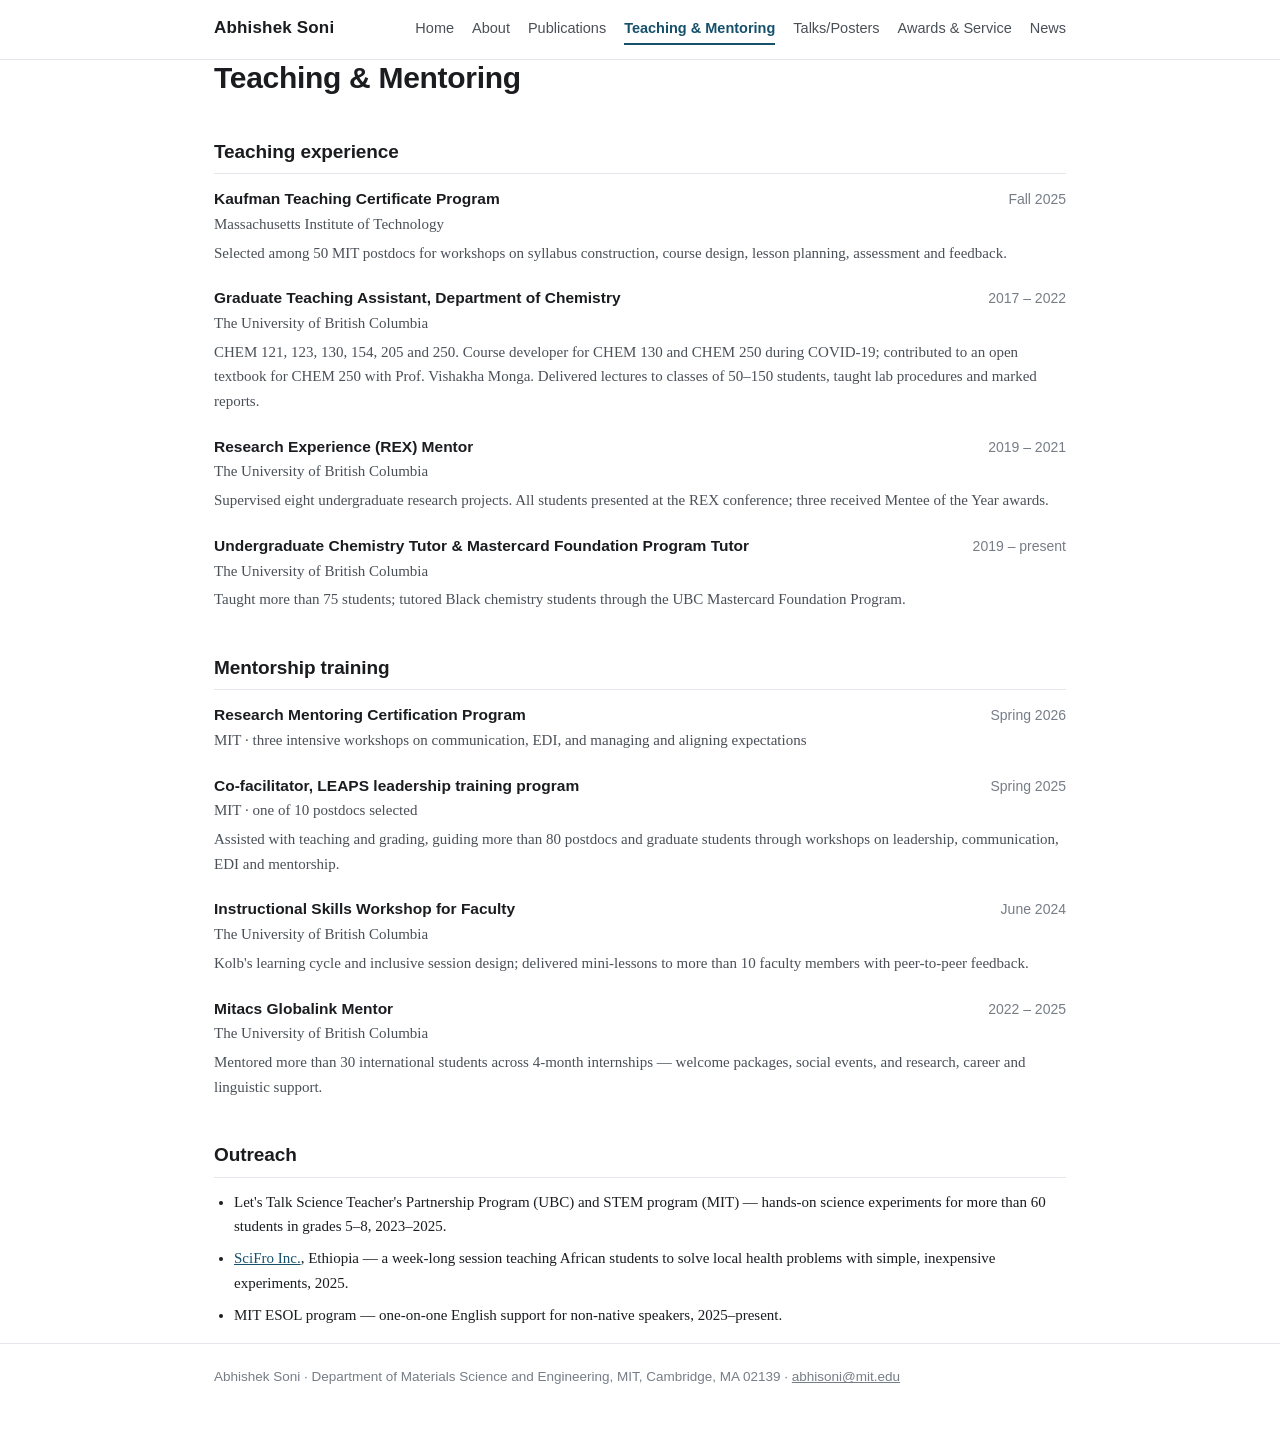
<file: teaching.html>
<!DOCTYPE html>
<html lang="en">
<head>
<meta charset="utf-8">
<meta name="viewport" content="width=device-width, initial-scale=1">
<title>Teaching &amp; Mentoring · Abhishek Soni</title>
<link rel="stylesheet" href="style.css">
</head>
<body>

<header class="site">
  <div class="bar">
    <a class="brand" href="index.html">Abhishek Soni</a>
    <nav class="main">
      <a href="index.html">Home</a>
      <a href="about.html">About</a>
      <a href="publications.html">Publications</a>
      <a href="teaching.html" aria-current="page">Teaching &amp; Mentoring</a>
      <a href="talks.html">Talks/Posters</a>
      <a href="awards.html">Awards &amp; Service</a>
      <a href="news.html">News</a>
    </nav>
  </div>
</header>

<main class="wrap">

  <h1>Teaching &amp; Mentoring</h1>

  <h2>Teaching experience</h2>

  <div class="entry">
    <div class="role"><span>Kaufman Teaching Certificate Program</span><span class="when">Fall 2025</span></div>
    <div class="where">Massachusetts Institute of Technology</div>
    <p class="detail">Selected among 50 MIT postdocs for workshops on syllabus construction, course design, lesson planning, assessment and feedback.</p>
  </div>

  <div class="entry">
    <div class="role"><span>Graduate Teaching Assistant, Department of Chemistry</span><span class="when">2017 – 2022</span></div>
    <div class="where">The University of British Columbia</div>
    <p class="detail">CHEM 121, 123, 130, 154, 205 and 250. Course developer for CHEM 130 and CHEM 250 during COVID-19; contributed to an open textbook for CHEM 250 with Prof. Vishakha Monga. Delivered lectures to classes of 50–150 students, taught lab procedures and marked reports.</p>
  </div>

  <div class="entry">
    <div class="role"><span>Research Experience (REX) Mentor</span><span class="when">2019 – 2021</span></div>
    <div class="where">The University of British Columbia</div>
    <p class="detail">Supervised eight undergraduate research projects. All students presented at the REX conference; three received Mentee of the Year awards.</p>
  </div>

  <div class="entry">
    <div class="role"><span>Undergraduate Chemistry Tutor &amp; Mastercard Foundation Program Tutor</span><span class="when">2019 – present</span></div>
    <div class="where">The University of British Columbia</div>
    <p class="detail">Taught more than 75 students; tutored Black chemistry students through the UBC Mastercard Foundation Program.</p>
  </div>

  <h2>Mentorship training</h2>

  <div class="entry">
    <div class="role"><span>Research Mentoring Certification Program</span><span class="when">Spring 2026</span></div>
    <div class="where">MIT · three intensive workshops on communication, EDI, and managing and aligning expectations</div>
  </div>

  <div class="entry">
    <div class="role"><span>Co-facilitator, LEAPS leadership training program</span><span class="when">Spring 2025</span></div>
    <div class="where">MIT · one of 10 postdocs selected</div>
    <p class="detail">Assisted with teaching and grading, guiding more than 80 postdocs and graduate students through workshops on leadership, communication, EDI and mentorship.</p>
  </div>

  <div class="entry">
    <div class="role"><span>Instructional Skills Workshop for Faculty</span><span class="when">June 2024</span></div>
    <div class="where">The University of British Columbia</div>
    <p class="detail">Kolb's learning cycle and inclusive session design; delivered mini-lessons to more than 10 faculty members with peer-to-peer feedback.</p>
  </div>

  <div class="entry">
    <div class="role"><span>Mitacs Globalink Mentor</span><span class="when">2022 – 2025</span></div>
    <div class="where">The University of British Columbia</div>
    <p class="detail">Mentored more than 30 international students across 4-month internships — welcome packages, social events, and research, career and linguistic support.</p>
  </div>

  <h2>Outreach</h2>
  <ul class="plain">
    <li>Let's Talk Science Teacher's Partnership Program (UBC) and STEM program (MIT) — hands-on science experiments for more than 60 students in grades 5–8, 2023–2025.</li>
    <li><a href="http://www.scifro.org/" target="_blank" rel="noopener">SciFro Inc.</a>, Ethiopia — a week-long session teaching African students to solve local health problems with simple, inexpensive experiments, 2025.</li>
    <li>MIT ESOL program — one-on-one English support for non-native speakers, 2025–present.</li>
  </ul>

</main>

<footer class="site">
  <div class="wrap">
    Abhishek Soni · Department of Materials Science and Engineering, MIT, Cambridge, MA 02139 · <a href="mailto:abhisoni@mit.edu">abhisoni@mit.edu</a>
  </div>
</footer>

</body>
</html>
</file>
<file: style.css>
/* Abhishek Soni — academic site
   Edit colors here to restyle the whole site. */

:root {
  --ink: #1a1c1f;
  --ink-soft: #4a5058;
  --ink-faint: #767d86;
  --rule: #e3e6ea;
  --bg: #ffffff;
  --bg-soft: #f7f8fa;
  --accent: #16506b;        /* deep teal-blue */
  --accent-soft: #e8f0f4;
  --max: 900px;
}

* { box-sizing: border-box; }

html { -webkit-text-size-adjust: 100%; }

body {
  margin: 0;
  background: var(--bg);
  color: var(--ink);
  font: 16px/1.65 "Source Serif 4", Georgia, "Times New Roman", serif;
}

.wrap { max-width: var(--max); margin: 0 auto; padding: 0 24px; }

/* ---------- header / nav ---------- */

header.site {
  border-bottom: 1px solid var(--rule);
  background: var(--bg);
  position: sticky;
  top: 0;
  z-index: 20;
}

.bar {
  max-width: var(--max);
  margin: 0 auto;
  padding: 14px 24px;
  display: flex;
  flex-wrap: wrap;
  align-items: baseline;
  gap: 8px 22px;
}

.brand {
  font-family: -apple-system, BlinkMacSystemFont, "Segoe UI", Roboto, sans-serif;
  font-weight: 700;
  font-size: 17px;
  letter-spacing: .01em;
  color: var(--ink);
  text-decoration: none;
  margin-right: auto;
}

nav.main {
  display: flex;
  flex-wrap: wrap;
  gap: 4px 18px;
  font-family: -apple-system, BlinkMacSystemFont, "Segoe UI", Roboto, sans-serif;
  font-size: 14.5px;
}

nav.main a {
  color: var(--ink-soft);
  text-decoration: none;
  padding-bottom: 2px;
  border-bottom: 2px solid transparent;
}

nav.main a:hover { color: var(--accent); }

nav.main a[aria-current="page"] {
  color: var(--accent);
  border-bottom-color: var(--accent);
  font-weight: 600;
}

/* ---------- typography ---------- */

main { padding: 40px 0 72px; }

h1 {
  font-family: -apple-system, BlinkMacSystemFont, "Segoe UI", Roboto, sans-serif;
  font-size: 30px;
  line-height: 1.2;
  margin: 0 0 6px;
  letter-spacing: -.01em;
}

h2 {
  font-family: -apple-system, BlinkMacSystemFont, "Segoe UI", Roboto, sans-serif;
  font-size: 19px;
  margin: 40px 0 12px;
  padding-bottom: 6px;
  border-bottom: 1px solid var(--rule);
  letter-spacing: -.005em;
}

h3 {
  font-family: -apple-system, BlinkMacSystemFont, "Segoe UI", Roboto, sans-serif;
  font-size: 16px;
  margin: 26px 0 6px;
}

p { margin: 0 0 14px; }

a { color: var(--accent); }

.lede { font-size: 17.5px; color: var(--ink-soft); }

.sub {
  font-family: -apple-system, BlinkMacSystemFont, "Segoe UI", Roboto, sans-serif;
  font-size: 15px;
  color: var(--ink-faint);
  margin: 0 0 18px;
}

.small { font-size: 14px; color: var(--ink-faint); }

/* ---------- hero ---------- */

.hero {
  display: grid;
  grid-template-columns: 190px 1fr;
  gap: 32px;
  align-items: start;
  margin-bottom: 8px;
}

.portrait {
  width: 190px;
  aspect-ratio: 1 / 1;
  border-radius: 4px;
  background: var(--bg-soft);
  border: 1px dashed #c8ced6;
  display: flex;
  align-items: center;
  justify-content: center;
  text-align: center;
  padding: 12px;
  font-family: -apple-system, BlinkMacSystemFont, "Segoe UI", Roboto, sans-serif;
  font-size: 12px;
  color: var(--ink-faint);
  object-fit: cover;
}

.links {
  font-family: -apple-system, BlinkMacSystemFont, "Segoe UI", Roboto, sans-serif;
  font-size: 14.5px;
  display: flex;
  flex-wrap: wrap;
  gap: 6px 14px;
  margin-top: 14px;
}

/* ---------- entries ---------- */

.entry { margin: 0 0 20px; }

.entry .role {
  font-family: -apple-system, BlinkMacSystemFont, "Segoe UI", Roboto, sans-serif;
  font-weight: 600;
  font-size: 15.5px;
  display: flex;
  justify-content: space-between;
  gap: 16px;
  align-items: baseline;
}

.entry .when {
  font-weight: 400;
  font-size: 14px;
  color: var(--ink-faint);
  white-space: nowrap;
}

.entry .where { color: var(--ink-soft); font-size: 15px; }

.entry .detail { font-size: 15px; color: var(--ink-soft); margin: 4px 0 0; }

/* ---------- publications ---------- */

ol.pubs { padding-left: 0; list-style: none; counter-reset: none; margin: 0; }

ol.pubs li {
  display: grid;
  grid-template-columns: 34px 1fr;
  gap: 10px;
  padding: 11px 0;
  border-bottom: 1px solid var(--rule);
  font-size: 15px;
}

ol.pubs li .n {
  font-family: -apple-system, BlinkMacSystemFont, "Segoe UI", Roboto, sans-serif;
  font-size: 13px;
  color: var(--ink-faint);
  padding-top: 2px;
}

ol.pubs .venue { font-style: italic; }
ol.pubs .me { font-weight: 600; }

.tag {
  display: inline-block;
  font-family: -apple-system, BlinkMacSystemFont, "Segoe UI", Roboto, sans-serif;
  font-size: 11.5px;
  letter-spacing: .03em;
  text-transform: uppercase;
  background: var(--accent-soft);
  color: var(--accent);
  border-radius: 3px;
  padding: 1px 6px;
  margin-left: 4px;
  vertical-align: 1px;
}

/* ---------- highlight cards (home) ---------- */

.card {
  display: grid;
  grid-template-columns: 200px 1fr;
  gap: 22px;
  align-items: start;
  padding: 20px 0;
  border-bottom: 1px solid var(--rule);
}

.card.nofig { grid-template-columns: 1fr; }

.figure {
  width: 100%;
  aspect-ratio: 4 / 3;
  background: var(--bg-soft);
  border: 1px dashed #c8ced6;
  border-radius: 4px;
  display: flex;
  align-items: center;
  justify-content: center;
  text-align: center;
  padding: 10px;
  font-family: -apple-system, BlinkMacSystemFont, "Segoe UI", Roboto, sans-serif;
  font-size: 12px;
  color: var(--ink-faint);
  object-fit: cover;
}

/* Real images: no dashed placeholder chrome, and show the whole figure. */
img.portrait { border: none; background: none; object-fit: cover; }

img.figure {
  border: 1px solid var(--rule);
  background: #fff;
  aspect-ratio: auto;
  height: auto;
  object-fit: contain;
  display: block;
}

.card h3 { margin-top: 0; }

/* ---------- lists ---------- */

ul.plain { padding-left: 20px; margin: 0 0 16px; }
ul.plain li { margin-bottom: 7px; font-size: 15px; }

/* ---------- tables ---------- */

.tablewrap { overflow-x: auto; }

table {
  border-collapse: collapse;
  width: 100%;
  font-size: 15px;
  margin-bottom: 18px;
}

th, td {
  text-align: left;
  padding: 9px 12px 9px 0;
  border-bottom: 1px solid var(--rule);
  vertical-align: top;
}

th {
  font-family: -apple-system, BlinkMacSystemFont, "Segoe UI", Roboto, sans-serif;
  font-size: 13px;
  text-transform: uppercase;
  letter-spacing: .04em;
  color: var(--ink-faint);
  font-weight: 600;
}

/* ---------- news ---------- */

.news-item {
  display: grid;
  grid-template-columns: 92px 1fr;
  gap: 16px;
  padding: 14px 0;
  border-bottom: 1px solid var(--rule);
}

.news-item .date {
  font-family: -apple-system, BlinkMacSystemFont, "Segoe UI", Roboto, sans-serif;
  font-size: 13px;
  color: var(--ink-faint);
  padding-top: 2px;
}

.news-item p { margin: 0; font-size: 15px; }

/* ---------- callout ---------- */

.callout {
  background: var(--bg-soft);
  border-left: 3px solid var(--accent);
  padding: 16px 18px;
  margin: 18px 0 24px;
  font-size: 15px;
}

.callout p:last-child { margin-bottom: 0; }

/* ---------- footer ---------- */

footer.site {
  border-top: 1px solid var(--rule);
  padding: 22px 0 40px;
  font-family: -apple-system, BlinkMacSystemFont, "Segoe UI", Roboto, sans-serif;
  font-size: 13.5px;
  color: var(--ink-faint);
}

footer.site a { color: var(--ink-faint); }

/* ---------- responsive ---------- */

@media (max-width: 700px) {
  .hero { grid-template-columns: 1fr; }
  .portrait { width: 150px; }
  .card { grid-template-columns: 1fr; }
  .figure { max-width: 260px; }
  .entry .role { flex-direction: column; gap: 0; }
  .news-item { grid-template-columns: 1fr; gap: 2px; }
  h1 { font-size: 26px; }
}
</file>
